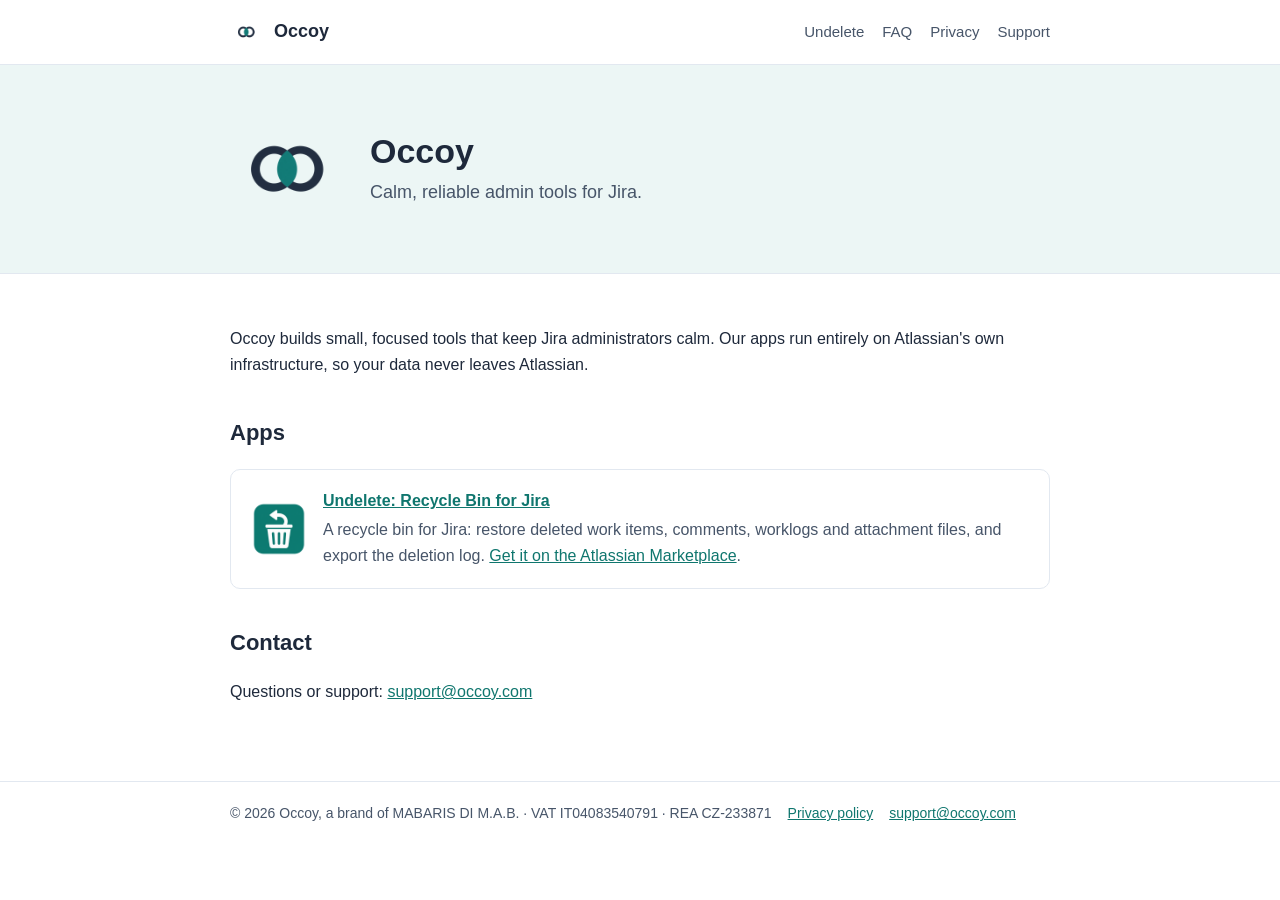
<file: index.html>
<!doctype html>
<html lang="en"><head><meta charset="utf-8"><meta name="viewport" content="width=device-width,initial-scale=1">
<title>Occoy - admin tools for Jira</title><link rel="stylesheet" href="style.css"><link rel="icon" href="logo-occoy-512.png"></head>
<body>
<header><div class="wrap bar"><img src="logo-occoy-512.png" alt=""><b>Occoy</b>
<nav><a href="undelete/">Undelete</a><a href="undelete/faq.html">FAQ</a><a href="undelete/privacy.html">Privacy</a><a href="mailto:support@occoy.com">Support</a></nav></div></header>
<section class="hero"><div class="wrap"><img src="logo-occoy-512.png" alt=""><div><h1>Occoy</h1><p>Calm, reliable admin tools for Jira.</p></div></div></section>
<main><div class="wrap">
<p>Occoy builds small, focused tools that keep Jira administrators calm. Our apps run entirely on Atlassian's own infrastructure, so your data never leaves Atlassian.</p>
<h2>Apps</h2>
<div class="card"><img src="logo-undelete-512.png" alt=""><div><b><a href="undelete/">Undelete: Recycle Bin for Jira</a></b>
<p>A recycle bin for Jira: restore deleted work items, comments, worklogs and attachment files, and export the deletion log. <a href="https://marketplace.atlassian.com/apps/3093750412/undelete-recycle-bin-for-jira">Get it on the Atlassian Marketplace</a>.</p></div></div>
<h2>Contact</h2><p>Questions or support: <a href="mailto:support@occoy.com">support@occoy.com</a></p>
</div></main>
<footer><div class="wrap"><span>&copy; 2026 Occoy, a brand of MABARIS DI M.A.B. &middot; VAT IT04083540791 &middot; REA CZ-233871</span><a href="undelete/privacy.html">Privacy policy</a><a href="mailto:support@occoy.com">support@occoy.com</a></div></footer>
</body></html>
</file>
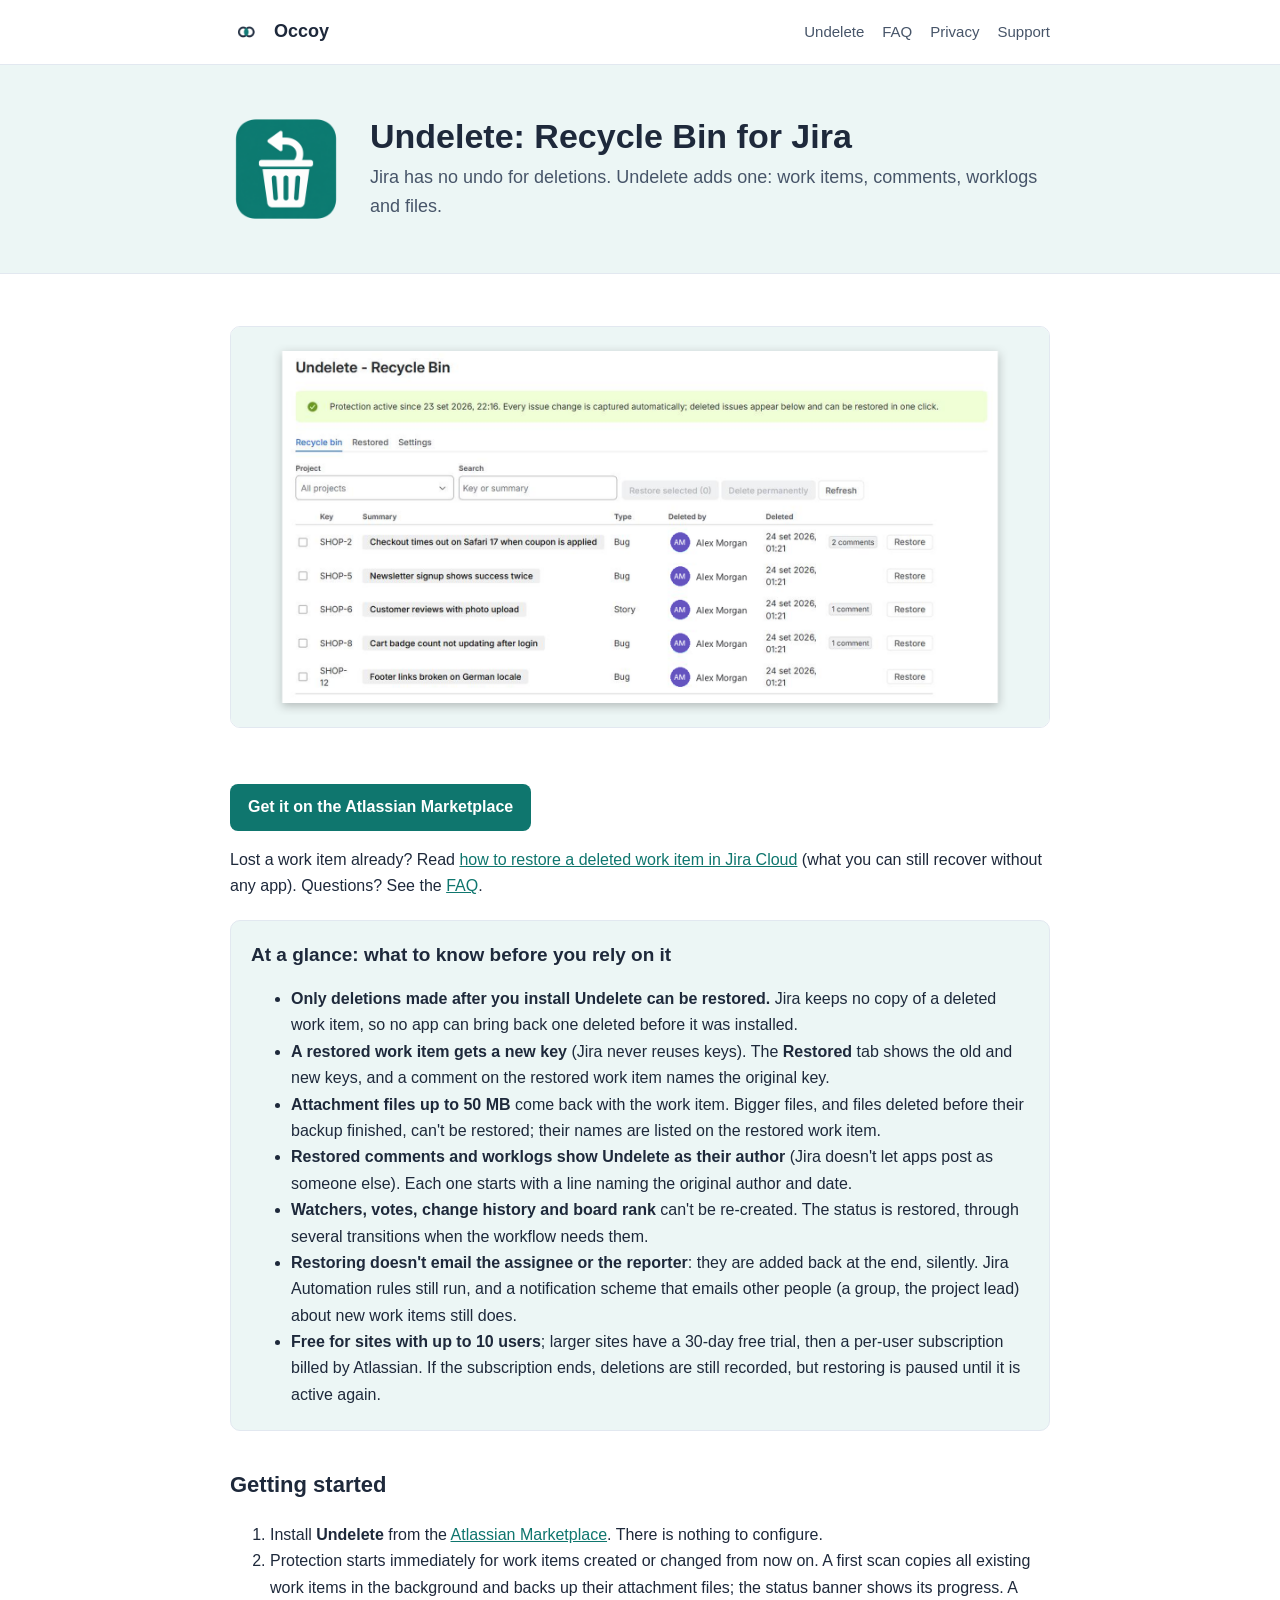
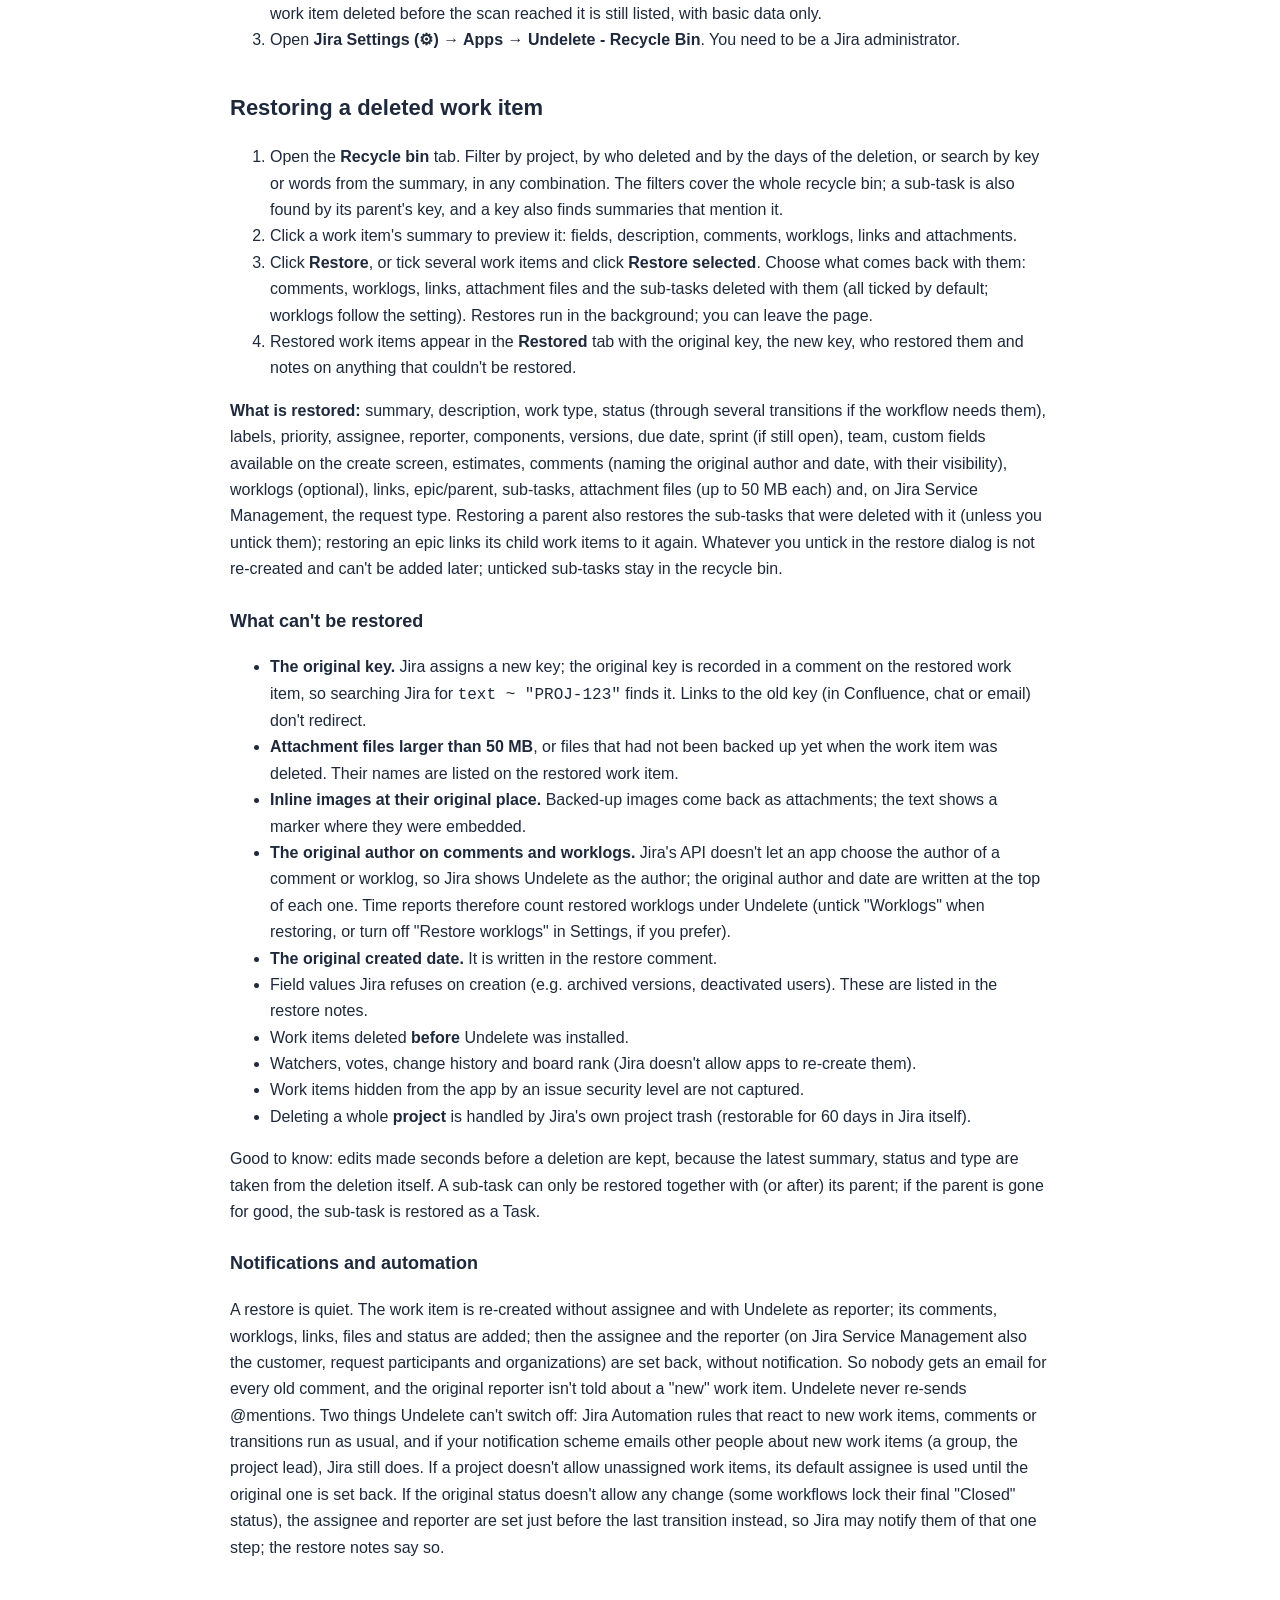
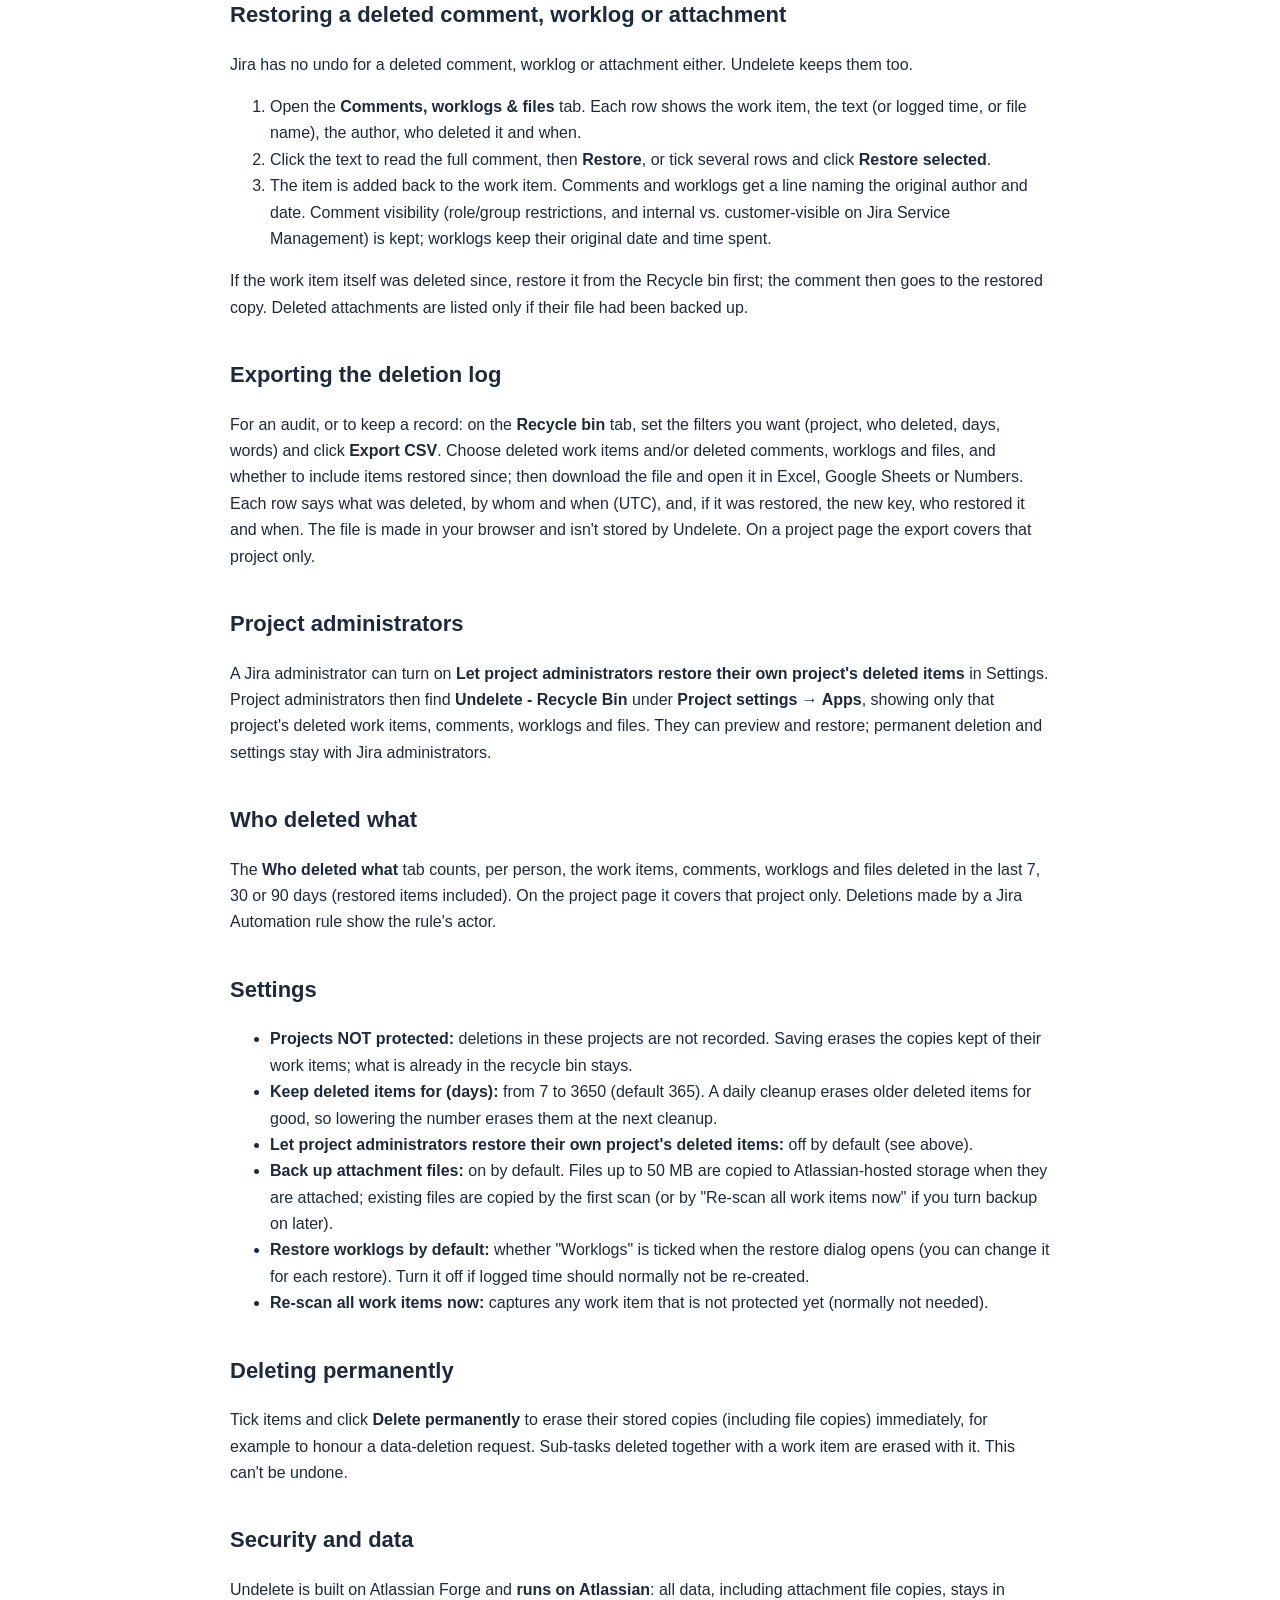
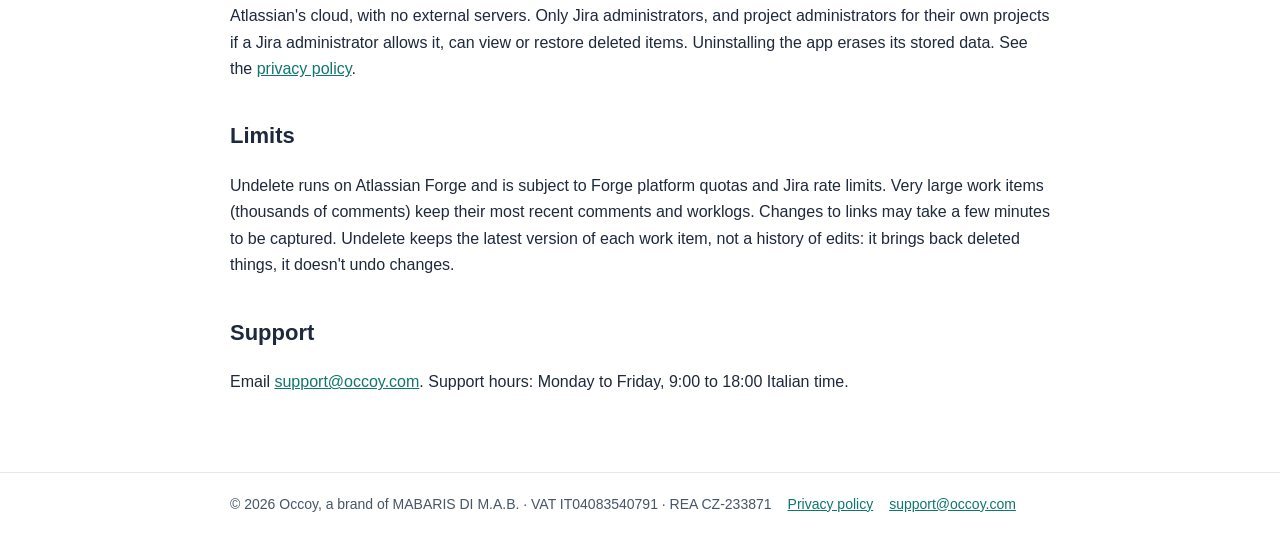
<file: undelete/index.html>
<!doctype html>
<html lang="en"><head><meta charset="utf-8"><meta name="viewport" content="width=device-width,initial-scale=1">
<title>Undelete: Recycle Bin for Jira - Documentation</title><link rel="stylesheet" href="../style.css"><link rel="icon" href="../logo-occoy-512.png"></head>
<body>
<header><div class="wrap bar"><img src="../logo-occoy-512.png" alt=""><b>Occoy</b>
<nav><a href="../undelete/">Undelete</a><a href="../undelete/faq.html">FAQ</a><a href="../undelete/privacy.html">Privacy</a><a href="mailto:support@occoy.com">Support</a></nav></div></header>
<section class="hero"><div class="wrap"><img src="../logo-undelete-512.png" alt=""><div><h1>Undelete: Recycle Bin for Jira</h1><p>Jira has no undo for deletions. Undelete adds one: work items, comments, worklogs and files.</p></div></div></section>
<main><div class="wrap">
<img class="shot" src="screenshot.png" alt="Undelete recycle bin in Jira">
<p><a class="btn" href="https://marketplace.atlassian.com/apps/3093750412/undelete-recycle-bin-for-jira">Get it on the Atlassian Marketplace</a></p>
<p>Lost a work item already? Read <a href="restore-deleted-work-item.html">how to restore a deleted work item in Jira Cloud</a> (what you can still recover without any app). Questions? See the <a href="faq.html">FAQ</a>.</p>
<div class="box"><h2>At a glance: what to know before you rely on it</h2>
<ul><li><b>Only deletions made after you install Undelete can be restored.</b> Jira keeps no copy of a deleted work item, so no app can bring back one deleted before it was installed.</li>
<li><b>A restored work item gets a new key</b> (Jira never reuses keys). The <b>Restored</b> tab shows the old and new keys, and a comment on the restored work item names the original key.</li>
<li><b>Attachment files up to 50 MB</b> come back with the work item. Bigger files, and files deleted before their backup finished, can't be restored; their names are listed on the restored work item.</li>
<li><b>Restored comments and worklogs show Undelete as their author</b> (Jira doesn't let apps post as someone else). Each one starts with a line naming the original author and date.</li>
<li><b>Watchers, votes, change history and board rank</b> can't be re-created. The status is restored, through several transitions when the workflow needs them.</li>
<li><b>Restoring doesn't email the assignee or the reporter</b>: they are added back at the end, silently. Jira Automation rules still run, and a notification scheme that emails other people (a group, the project lead) about new work items still does.</li>
<li><b>Free for sites with up to 10 users</b>; larger sites have a 30-day free trial, then a per-user subscription billed by Atlassian. If the subscription ends, deletions are still recorded, but restoring is paused until it is active again.</li></ul></div>
<h2>Getting started</h2>
<ol><li>Install <b>Undelete</b> from the <a href="https://marketplace.atlassian.com/apps/3093750412/undelete-recycle-bin-for-jira">Atlassian Marketplace</a>. There is nothing to configure.</li>
<li>Protection starts immediately for work items created or changed from now on. A first scan copies all existing work items in the background and backs up their attachment files; the status banner shows its progress. A work item deleted before the scan reached it is still listed, with basic data only.</li>
<li>Open <b>Jira Settings (&#9881;) &rarr; Apps &rarr; Undelete - Recycle Bin</b>. You need to be a Jira administrator.</li></ol>
<h2>Restoring a deleted work item</h2>
<ol><li>Open the <b>Recycle bin</b> tab. Filter by project, by who deleted and by the days of the deletion, or search by key or words from the summary, in any combination. The filters cover the whole recycle bin; a sub-task is also found by its parent's key, and a key also finds summaries that mention it.</li>
<li>Click a work item's summary to preview it: fields, description, comments, worklogs, links and attachments.</li>
<li>Click <b>Restore</b>, or tick several work items and click <b>Restore selected</b>. Choose what comes back with them: comments, worklogs, links, attachment files and the sub-tasks deleted with them (all ticked by default; worklogs follow the setting). Restores run in the background; you can leave the page.</li>
<li>Restored work items appear in the <b>Restored</b> tab with the original key, the new key, who restored them and notes on anything that couldn't be restored.</li></ol>
<p><b>What is restored:</b> summary, description, work type, status (through several transitions if the workflow needs them), labels, priority, assignee, reporter, components, versions, due date, sprint (if still open), team, custom fields available on the create screen, estimates, comments (naming the original author and date, with their visibility), worklogs (optional), links, epic/parent, sub-tasks, attachment files (up to 50 MB each) and, on Jira Service Management, the request type. Restoring a parent also restores the sub-tasks that were deleted with it (unless you untick them); restoring an epic links its child work items to it again. Whatever you untick in the restore dialog is not re-created and can't be added later; unticked sub-tasks stay in the recycle bin.</p>
<h3>What can't be restored</h3>
<ul><li><b>The original key.</b> Jira assigns a new key; the original key is recorded in a comment on the restored work item, so searching Jira for <code>text ~ "PROJ-123"</code> finds it. Links to the old key (in Confluence, chat or email) don't redirect.</li>
<li><b>Attachment files larger than 50 MB</b>, or files that had not been backed up yet when the work item was deleted. Their names are listed on the restored work item.</li>
<li><b>Inline images at their original place.</b> Backed-up images come back as attachments; the text shows a marker where they were embedded.</li>
<li><b>The original author on comments and worklogs.</b> Jira's API doesn't let an app choose the author of a comment or worklog, so Jira shows Undelete as the author; the original author and date are written at the top of each one. Time reports therefore count restored worklogs under Undelete (untick "Worklogs" when restoring, or turn off "Restore worklogs" in Settings, if you prefer).</li>
<li><b>The original created date.</b> It is written in the restore comment.</li>
<li>Field values Jira refuses on creation (e.g. archived versions, deactivated users). These are listed in the restore notes.</li>
<li>Work items deleted <b>before</b> Undelete was installed.</li>
<li>Watchers, votes, change history and board rank (Jira doesn't allow apps to re-create them).</li>
<li>Work items hidden from the app by an issue security level are not captured.</li>
<li>Deleting a whole <b>project</b> is handled by Jira's own project trash (restorable for 60 days in Jira itself).</li></ul>
<p>Good to know: edits made seconds before a deletion are kept, because the latest summary, status and type are taken from the deletion itself. A sub-task can only be restored together with (or after) its parent; if the parent is gone for good, the sub-task is restored as a Task.</p>
<h3>Notifications and automation</h3>
<p>A restore is quiet. The work item is re-created without assignee and with Undelete as reporter; its comments, worklogs, links, files and status are added; then the assignee and the reporter (on Jira Service Management also the customer, request participants and organizations) are set back, without notification. So nobody gets an email for every old comment, and the original reporter isn't told about a "new" work item. Undelete never re-sends @mentions. Two things Undelete can't switch off: Jira Automation rules that react to new work items, comments or transitions run as usual, and if your notification scheme emails other people about new work items (a group, the project lead), Jira still does. If a project doesn't allow unassigned work items, its default assignee is used until the original one is set back. If the original status doesn't allow any change (some workflows lock their final "Closed" status), the assignee and reporter are set just before the last transition instead, so Jira may notify them of that one step; the restore notes say so.</p>
<h2>Restoring a deleted comment, worklog or attachment</h2>
<p>Jira has no undo for a deleted comment, worklog or attachment either. Undelete keeps them too.</p>
<ol><li>Open the <b>Comments, worklogs &amp; files</b> tab. Each row shows the work item, the text (or logged time, or file name), the author, who deleted it and when.</li>
<li>Click the text to read the full comment, then <b>Restore</b>, or tick several rows and click <b>Restore selected</b>.</li>
<li>The item is added back to the work item. Comments and worklogs get a line naming the original author and date. Comment visibility (role/group restrictions, and internal vs. customer-visible on Jira Service Management) is kept; worklogs keep their original date and time spent.</li></ol>
<p>If the work item itself was deleted since, restore it from the Recycle bin first; the comment then goes to the restored copy. Deleted attachments are listed only if their file had been backed up.</p>
<h2>Exporting the deletion log</h2>
<p>For an audit, or to keep a record: on the <b>Recycle bin</b> tab, set the filters you want (project, who deleted, days, words) and click <b>Export CSV</b>. Choose deleted work items and/or deleted comments, worklogs and files, and whether to include items restored since; then download the file and open it in Excel, Google Sheets or Numbers. Each row says what was deleted, by whom and when (UTC), and, if it was restored, the new key, who restored it and when. The file is made in your browser and isn't stored by Undelete. On a project page the export covers that project only.</p>
<h2>Project administrators</h2>
<p>A Jira administrator can turn on <b>Let project administrators restore their own project's deleted items</b> in Settings. Project administrators then find <b>Undelete - Recycle Bin</b> under <b>Project settings &rarr; Apps</b>, showing only that project's deleted work items, comments, worklogs and files. They can preview and restore; permanent deletion and settings stay with Jira administrators.</p>
<h2>Who deleted what</h2>
<p>The <b>Who deleted what</b> tab counts, per person, the work items, comments, worklogs and files deleted in the last 7, 30 or 90 days (restored items included). On the project page it covers that project only. Deletions made by a Jira Automation rule show the rule's actor.</p>
<h2>Settings</h2>
<ul><li><b>Projects NOT protected:</b> deletions in these projects are not recorded. Saving erases the copies kept of their work items; what is already in the recycle bin stays.</li>
<li><b>Keep deleted items for (days):</b> from 7 to 3650 (default 365). A daily cleanup erases older deleted items for good, so lowering the number erases them at the next cleanup.</li>
<li><b>Let project administrators restore their own project's deleted items:</b> off by default (see above).</li>
<li><b>Back up attachment files:</b> on by default. Files up to 50 MB are copied to Atlassian-hosted storage when they are attached; existing files are copied by the first scan (or by "Re-scan all work items now" if you turn backup on later).</li>
<li><b>Restore worklogs by default:</b> whether "Worklogs" is ticked when the restore dialog opens (you can change it for each restore). Turn it off if logged time should normally not be re-created.</li>
<li><b>Re-scan all work items now:</b> captures any work item that is not protected yet (normally not needed).</li></ul>
<h2>Deleting permanently</h2>
<p>Tick items and click <b>Delete permanently</b> to erase their stored copies (including file copies) immediately, for example to honour a data-deletion request. Sub-tasks deleted together with a work item are erased with it. This can't be undone.</p>
<h2>Security and data</h2>
<p>Undelete is built on Atlassian Forge and <b>runs on Atlassian</b>: all data, including attachment file copies, stays in Atlassian's cloud, with no external servers. Only Jira administrators, and project administrators for their own projects if a Jira administrator allows it, can view or restore deleted items. Uninstalling the app erases its stored data. See the <a href="privacy.html">privacy policy</a>.</p>
<h2>Limits</h2>
<p>Undelete runs on Atlassian Forge and is subject to Forge platform quotas and Jira rate limits. Very large work items (thousands of comments) keep their most recent comments and worklogs. Changes to links may take a few minutes to be captured. Undelete keeps the latest version of each work item, not a history of edits: it brings back deleted things, it doesn't undo changes.</p>
<h2>Support</h2>
<p>Email <a href="mailto:support@occoy.com">support@occoy.com</a>. Support hours: Monday to Friday, 9:00 to 18:00 Italian time.</p>
</div></main>
<footer><div class="wrap"><span>&copy; 2026 Occoy, a brand of MABARIS DI M.A.B. &middot; VAT IT04083540791 &middot; REA CZ-233871</span><a href="../undelete/privacy.html">Privacy policy</a><a href="mailto:support@occoy.com">support@occoy.com</a></div></footer>
</body></html>
</file>
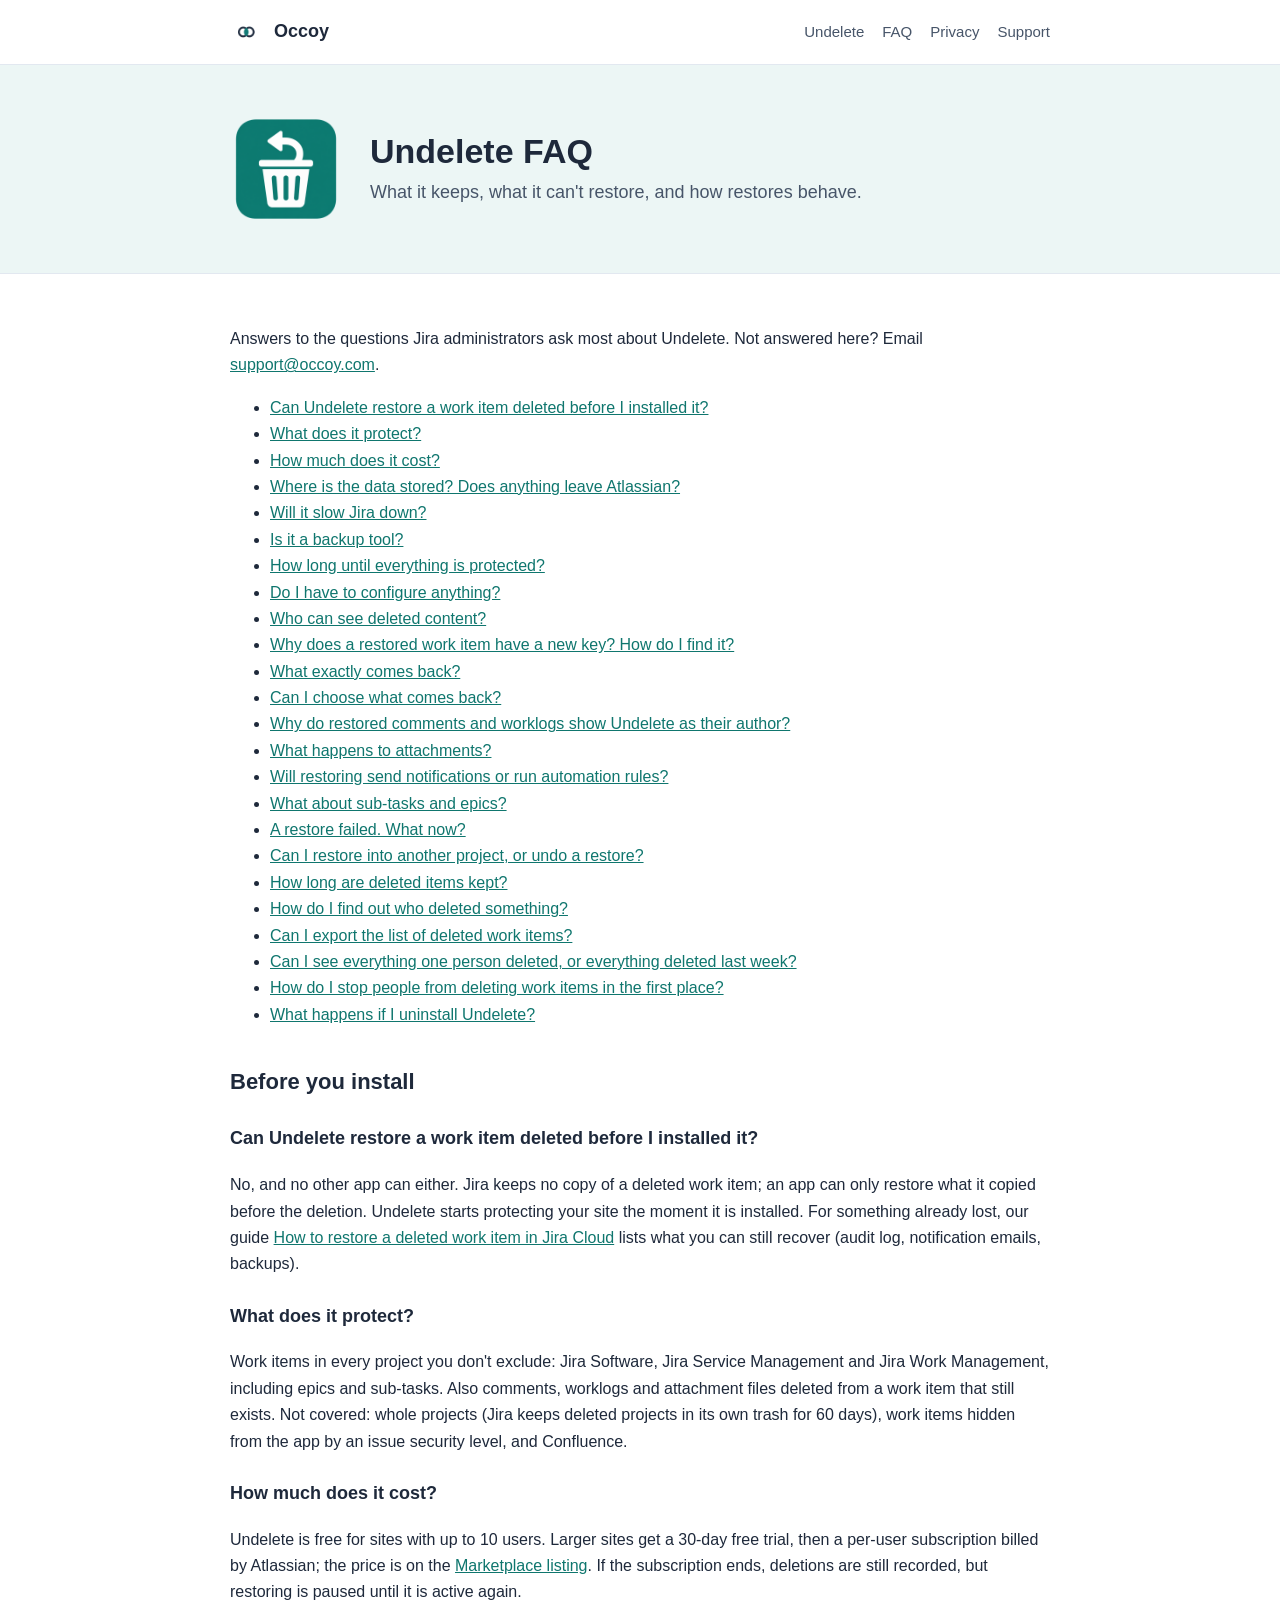
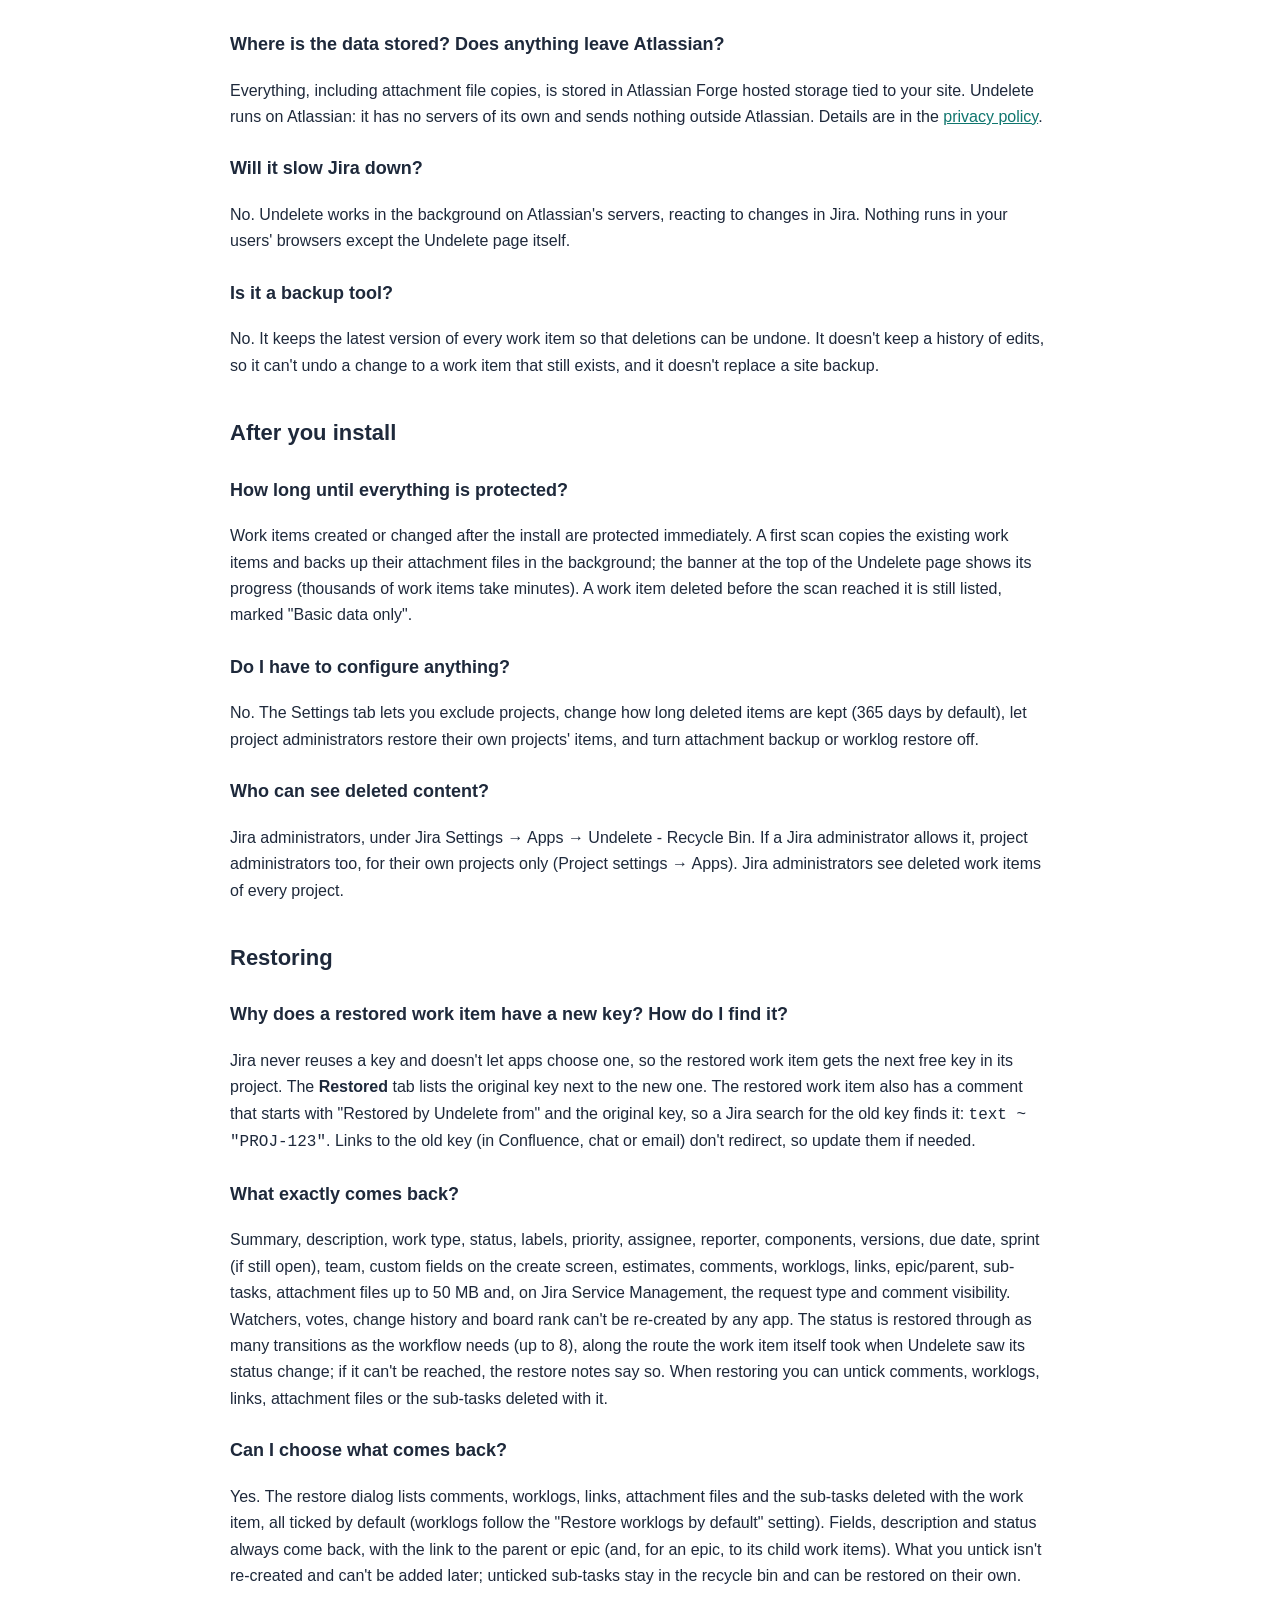
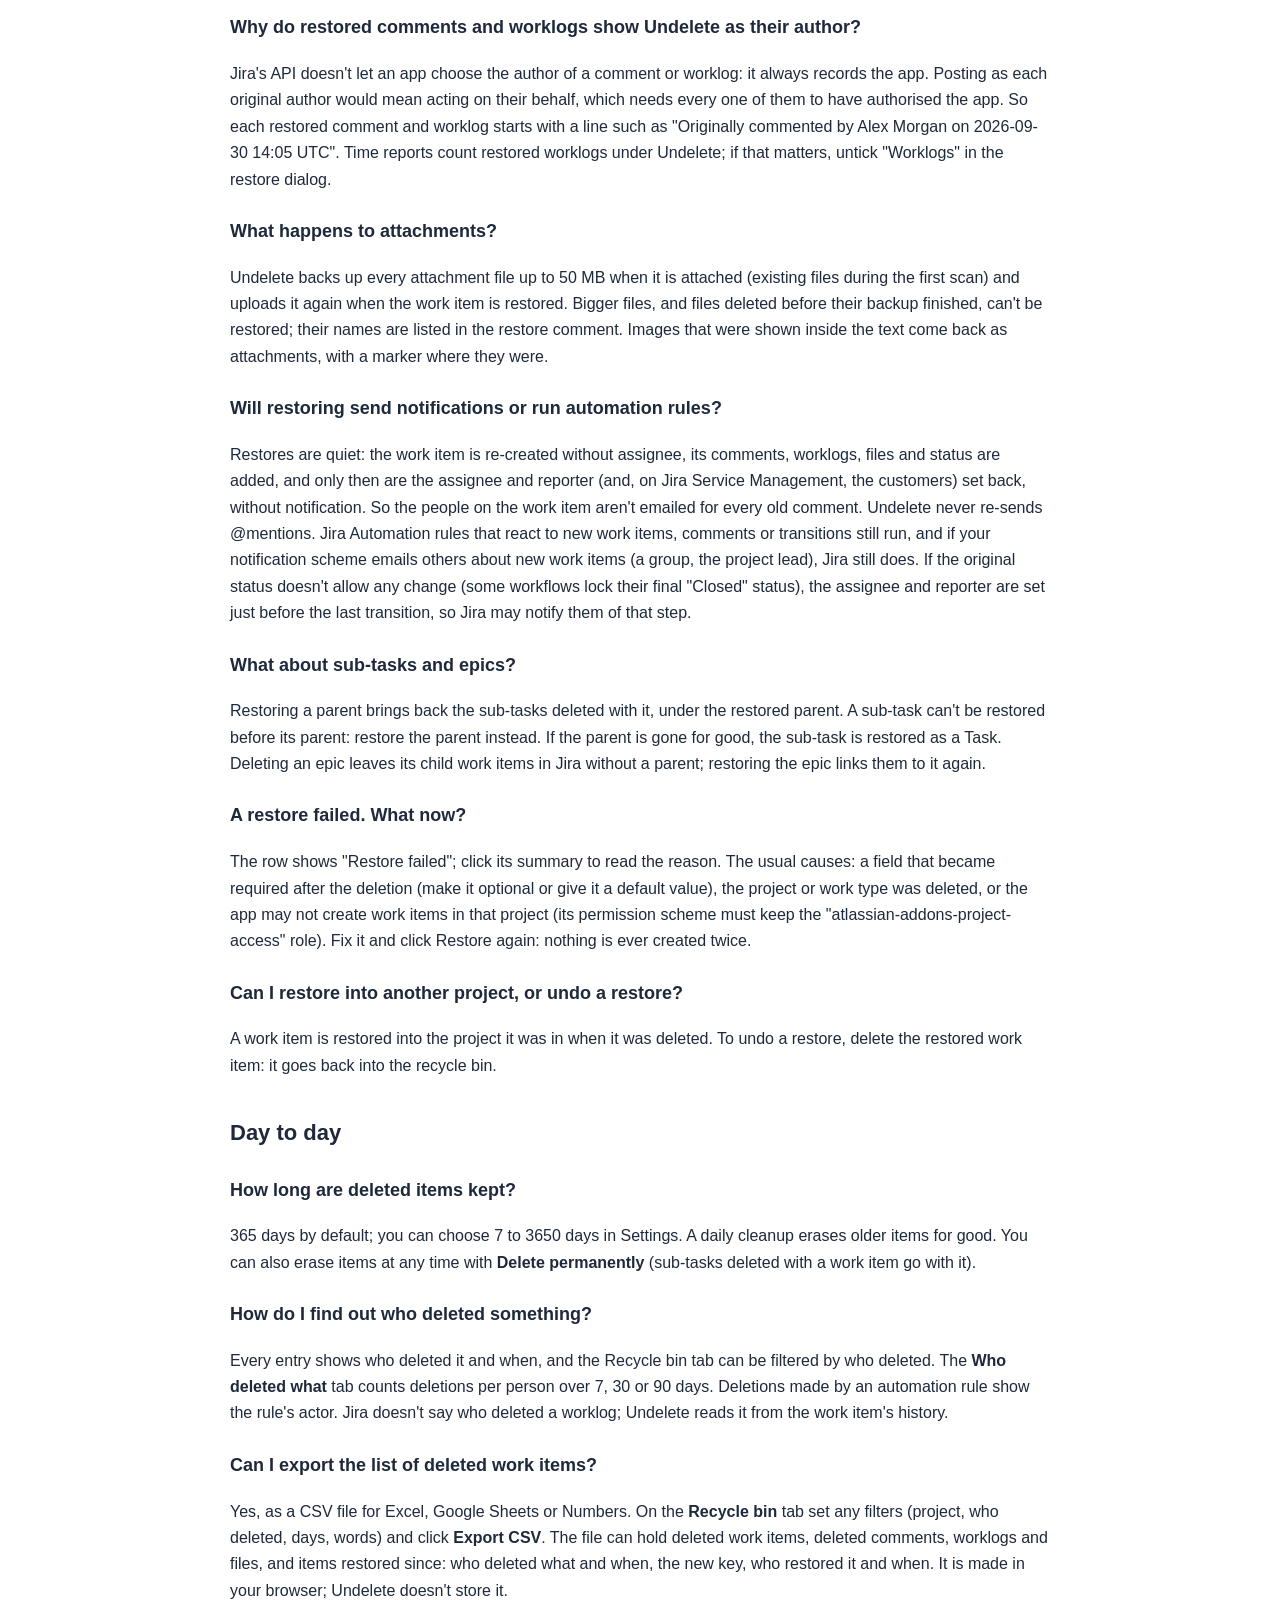
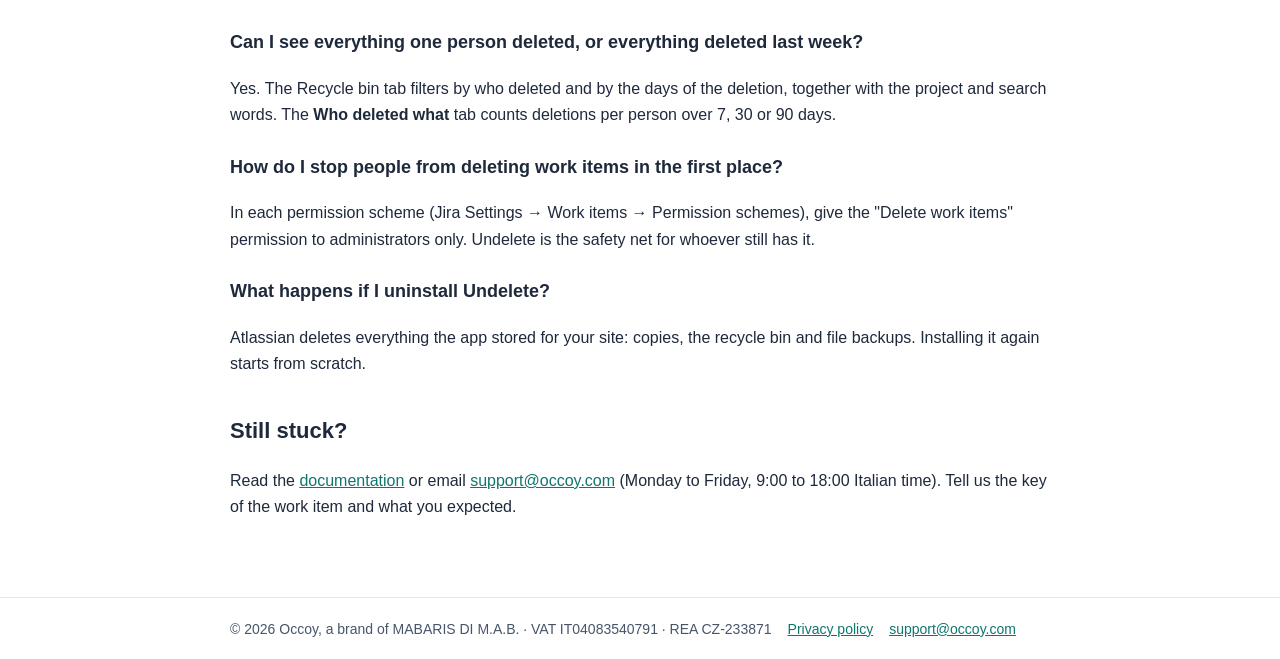
<file: undelete/faq.html>
<!doctype html>
<html lang="en"><head><meta charset="utf-8"><meta name="viewport" content="width=device-width,initial-scale=1">
<title>Undelete: Recycle Bin for Jira - FAQ</title><meta name="description" content="Undelete for Jira Cloud FAQ: deletions before install, new keys after a restore, attachments, comment authors, notifications, pricing and retention."><link rel="stylesheet" href="../style.css"><link rel="icon" href="../logo-occoy-512.png"></head>
<body>
<header><div class="wrap bar"><img src="../logo-occoy-512.png" alt=""><b>Occoy</b>
<nav><a href="../undelete/">Undelete</a><a href="../undelete/faq.html">FAQ</a><a href="../undelete/privacy.html">Privacy</a><a href="mailto:support@occoy.com">Support</a></nav></div></header>
<section class="hero"><div class="wrap"><img src="../logo-undelete-512.png" alt=""><div><h1>Undelete FAQ</h1><p>What it keeps, what it can't restore, and how restores behave.</p></div></div></section>
<main><div class="wrap">
<p>Answers to the questions Jira administrators ask most about Undelete. Not answered here? Email <a href="mailto:support@occoy.com">support@occoy.com</a>.</p>
<ul><li><a href="#before">Can Undelete restore a work item deleted before I installed it?</a></li><li><a href="#what">What does it protect?</a></li><li><a href="#price">How much does it cost?</a></li><li><a href="#data">Where is the data stored? Does anything leave Atlassian?</a></li><li><a href="#speed">Will it slow Jira down?</a></li><li><a href="#backup">Is it a backup tool?</a></li><li><a href="#start">How long until everything is protected?</a></li><li><a href="#setup">Do I have to configure anything?</a></li><li><a href="#who">Who can see deleted content?</a></li><li><a href="#key">Why does a restored work item have a new key? How do I find it?</a></li><li><a href="#what-back">What exactly comes back?</a></li><li><a href="#choose">Can I choose what comes back?</a></li><li><a href="#author">Why do restored comments and worklogs show Undelete as their author?</a></li><li><a href="#files">What happens to attachments?</a></li><li><a href="#notify">Will restoring send notifications or run automation rules?</a></li><li><a href="#subtasks">What about sub-tasks and epics?</a></li><li><a href="#failed">A restore failed. What now?</a></li><li><a href="#where">Can I restore into another project, or undo a restore?</a></li><li><a href="#keep">How long are deleted items kept?</a></li><li><a href="#whodel">How do I find out who deleted something?</a></li><li><a href="#export">Can I export the list of deleted work items?</a></li><li><a href="#filter">Can I see everything one person deleted, or everything deleted last week?</a></li><li><a href="#prevent">How do I stop people from deleting work items in the first place?</a></li><li><a href="#uninstall">What happens if I uninstall Undelete?</a></li></ul>
<h2>Before you install</h2><h3 id="before">Can Undelete restore a work item deleted before I installed it?</h3><p>No, and no other app can either. Jira keeps no copy of a deleted work item; an app can only restore what it copied before the deletion. Undelete starts protecting your site the moment it is installed. For something already lost, our guide <a href="restore-deleted-work-item.html">How to restore a deleted work item in Jira Cloud</a> lists what you can still recover (audit log, notification emails, backups).</p><h3 id="what">What does it protect?</h3><p>Work items in every project you don't exclude: Jira Software, Jira Service Management and Jira Work Management, including epics and sub-tasks. Also comments, worklogs and attachment files deleted from a work item that still exists. Not covered: whole projects (Jira keeps deleted projects in its own trash for 60 days), work items hidden from the app by an issue security level, and Confluence.</p><h3 id="price">How much does it cost?</h3><p>Undelete is free for sites with up to 10 users. Larger sites get a 30-day free trial, then a per-user subscription billed by Atlassian; the price is on the <a href="https://marketplace.atlassian.com/apps/3093750412/undelete-recycle-bin-for-jira">Marketplace listing</a>. If the subscription ends, deletions are still recorded, but restoring is paused until it is active again.</p><h3 id="data">Where is the data stored? Does anything leave Atlassian?</h3><p>Everything, including attachment file copies, is stored in Atlassian Forge hosted storage tied to your site. Undelete runs on Atlassian: it has no servers of its own and sends nothing outside Atlassian. Details are in the <a href="privacy.html">privacy policy</a>.</p><h3 id="speed">Will it slow Jira down?</h3><p>No. Undelete works in the background on Atlassian's servers, reacting to changes in Jira. Nothing runs in your users' browsers except the Undelete page itself.</p><h3 id="backup">Is it a backup tool?</h3><p>No. It keeps the latest version of every work item so that deletions can be undone. It doesn't keep a history of edits, so it can't undo a change to a work item that still exists, and it doesn't replace a site backup.</p><h2>After you install</h2><h3 id="start">How long until everything is protected?</h3><p>Work items created or changed after the install are protected immediately. A first scan copies the existing work items and backs up their attachment files in the background; the banner at the top of the Undelete page shows its progress (thousands of work items take minutes). A work item deleted before the scan reached it is still listed, marked "Basic data only".</p><h3 id="setup">Do I have to configure anything?</h3><p>No. The Settings tab lets you exclude projects, change how long deleted items are kept (365 days by default), let project administrators restore their own projects' items, and turn attachment backup or worklog restore off.</p><h3 id="who">Who can see deleted content?</h3><p>Jira administrators, under Jira Settings &rarr; Apps &rarr; Undelete - Recycle Bin. If a Jira administrator allows it, project administrators too, for their own projects only (Project settings &rarr; Apps). Jira administrators see deleted work items of every project.</p><h2>Restoring</h2><h3 id="key">Why does a restored work item have a new key? How do I find it?</h3><p>Jira never reuses a key and doesn't let apps choose one, so the restored work item gets the next free key in its project. The <b>Restored</b> tab lists the original key next to the new one. The restored work item also has a comment that starts with "Restored by Undelete from" and the original key, so a Jira search for the old key finds it: <code>text ~ "PROJ-123"</code>. Links to the old key (in Confluence, chat or email) don't redirect, so update them if needed.</p><h3 id="what-back">What exactly comes back?</h3><p>Summary, description, work type, status, labels, priority, assignee, reporter, components, versions, due date, sprint (if still open), team, custom fields on the create screen, estimates, comments, worklogs, links, epic/parent, sub-tasks, attachment files up to 50 MB and, on Jira Service Management, the request type and comment visibility. Watchers, votes, change history and board rank can't be re-created by any app. The status is restored through as many transitions as the workflow needs (up to 8), along the route the work item itself took when Undelete saw its status change; if it can't be reached, the restore notes say so. When restoring you can untick comments, worklogs, links, attachment files or the sub-tasks deleted with it.</p><h3 id="choose">Can I choose what comes back?</h3><p>Yes. The restore dialog lists comments, worklogs, links, attachment files and the sub-tasks deleted with the work item, all ticked by default (worklogs follow the "Restore worklogs by default" setting). Fields, description and status always come back, with the link to the parent or epic (and, for an epic, to its child work items). What you untick isn't re-created and can't be added later; unticked sub-tasks stay in the recycle bin and can be restored on their own.</p><h3 id="author">Why do restored comments and worklogs show Undelete as their author?</h3><p>Jira's API doesn't let an app choose the author of a comment or worklog: it always records the app. Posting as each original author would mean acting on their behalf, which needs every one of them to have authorised the app. So each restored comment and worklog starts with a line such as "Originally commented by Alex Morgan on 2026-09-30 14:05 UTC". Time reports count restored worklogs under Undelete; if that matters, untick "Worklogs" in the restore dialog.</p><h3 id="files">What happens to attachments?</h3><p>Undelete backs up every attachment file up to 50 MB when it is attached (existing files during the first scan) and uploads it again when the work item is restored. Bigger files, and files deleted before their backup finished, can't be restored; their names are listed in the restore comment. Images that were shown inside the text come back as attachments, with a marker where they were.</p><h3 id="notify">Will restoring send notifications or run automation rules?</h3><p>Restores are quiet: the work item is re-created without assignee, its comments, worklogs, files and status are added, and only then are the assignee and reporter (and, on Jira Service Management, the customers) set back, without notification. So the people on the work item aren't emailed for every old comment. Undelete never re-sends @mentions. Jira Automation rules that react to new work items, comments or transitions still run, and if your notification scheme emails others about new work items (a group, the project lead), Jira still does. If the original status doesn't allow any change (some workflows lock their final "Closed" status), the assignee and reporter are set just before the last transition, so Jira may notify them of that step.</p><h3 id="subtasks">What about sub-tasks and epics?</h3><p>Restoring a parent brings back the sub-tasks deleted with it, under the restored parent. A sub-task can't be restored before its parent: restore the parent instead. If the parent is gone for good, the sub-task is restored as a Task. Deleting an epic leaves its child work items in Jira without a parent; restoring the epic links them to it again.</p><h3 id="failed">A restore failed. What now?</h3><p>The row shows "Restore failed"; click its summary to read the reason. The usual causes: a field that became required after the deletion (make it optional or give it a default value), the project or work type was deleted, or the app may not create work items in that project (its permission scheme must keep the "atlassian-addons-project-access" role). Fix it and click Restore again: nothing is ever created twice.</p><h3 id="where">Can I restore into another project, or undo a restore?</h3><p>A work item is restored into the project it was in when it was deleted. To undo a restore, delete the restored work item: it goes back into the recycle bin.</p><h2>Day to day</h2><h3 id="keep">How long are deleted items kept?</h3><p>365 days by default; you can choose 7 to 3650 days in Settings. A daily cleanup erases older items for good. You can also erase items at any time with <b>Delete permanently</b> (sub-tasks deleted with a work item go with it).</p><h3 id="whodel">How do I find out who deleted something?</h3><p>Every entry shows who deleted it and when, and the Recycle bin tab can be filtered by who deleted. The <b>Who deleted what</b> tab counts deletions per person over 7, 30 or 90 days. Deletions made by an automation rule show the rule's actor. Jira doesn't say who deleted a worklog; Undelete reads it from the work item's history.</p><h3 id="export">Can I export the list of deleted work items?</h3><p>Yes, as a CSV file for Excel, Google Sheets or Numbers. On the <b>Recycle bin</b> tab set any filters (project, who deleted, days, words) and click <b>Export CSV</b>. The file can hold deleted work items, deleted comments, worklogs and files, and items restored since: who deleted what and when, the new key, who restored it and when. It is made in your browser; Undelete doesn't store it.</p><h3 id="filter">Can I see everything one person deleted, or everything deleted last week?</h3><p>Yes. The Recycle bin tab filters by who deleted and by the days of the deletion, together with the project and search words. The <b>Who deleted what</b> tab counts deletions per person over 7, 30 or 90 days.</p><h3 id="prevent">How do I stop people from deleting work items in the first place?</h3><p>In each permission scheme (Jira Settings &rarr; Work items &rarr; Permission schemes), give the "Delete work items" permission to administrators only. Undelete is the safety net for whoever still has it.</p><h3 id="uninstall">What happens if I uninstall Undelete?</h3><p>Atlassian deletes everything the app stored for your site: copies, the recycle bin and file backups. Installing it again starts from scratch.</p>
<h2>Still stuck?</h2>
<p>Read the <a href="./">documentation</a> or email <a href="mailto:support@occoy.com">support@occoy.com</a> (Monday to Friday, 9:00 to 18:00 Italian time). Tell us the key of the work item and what you expected.</p>
</div></main>
<footer><div class="wrap"><span>&copy; 2026 Occoy, a brand of MABARIS DI M.A.B. &middot; VAT IT04083540791 &middot; REA CZ-233871</span><a href="../undelete/privacy.html">Privacy policy</a><a href="mailto:support@occoy.com">support@occoy.com</a></div></footer>
</body></html>
</file>
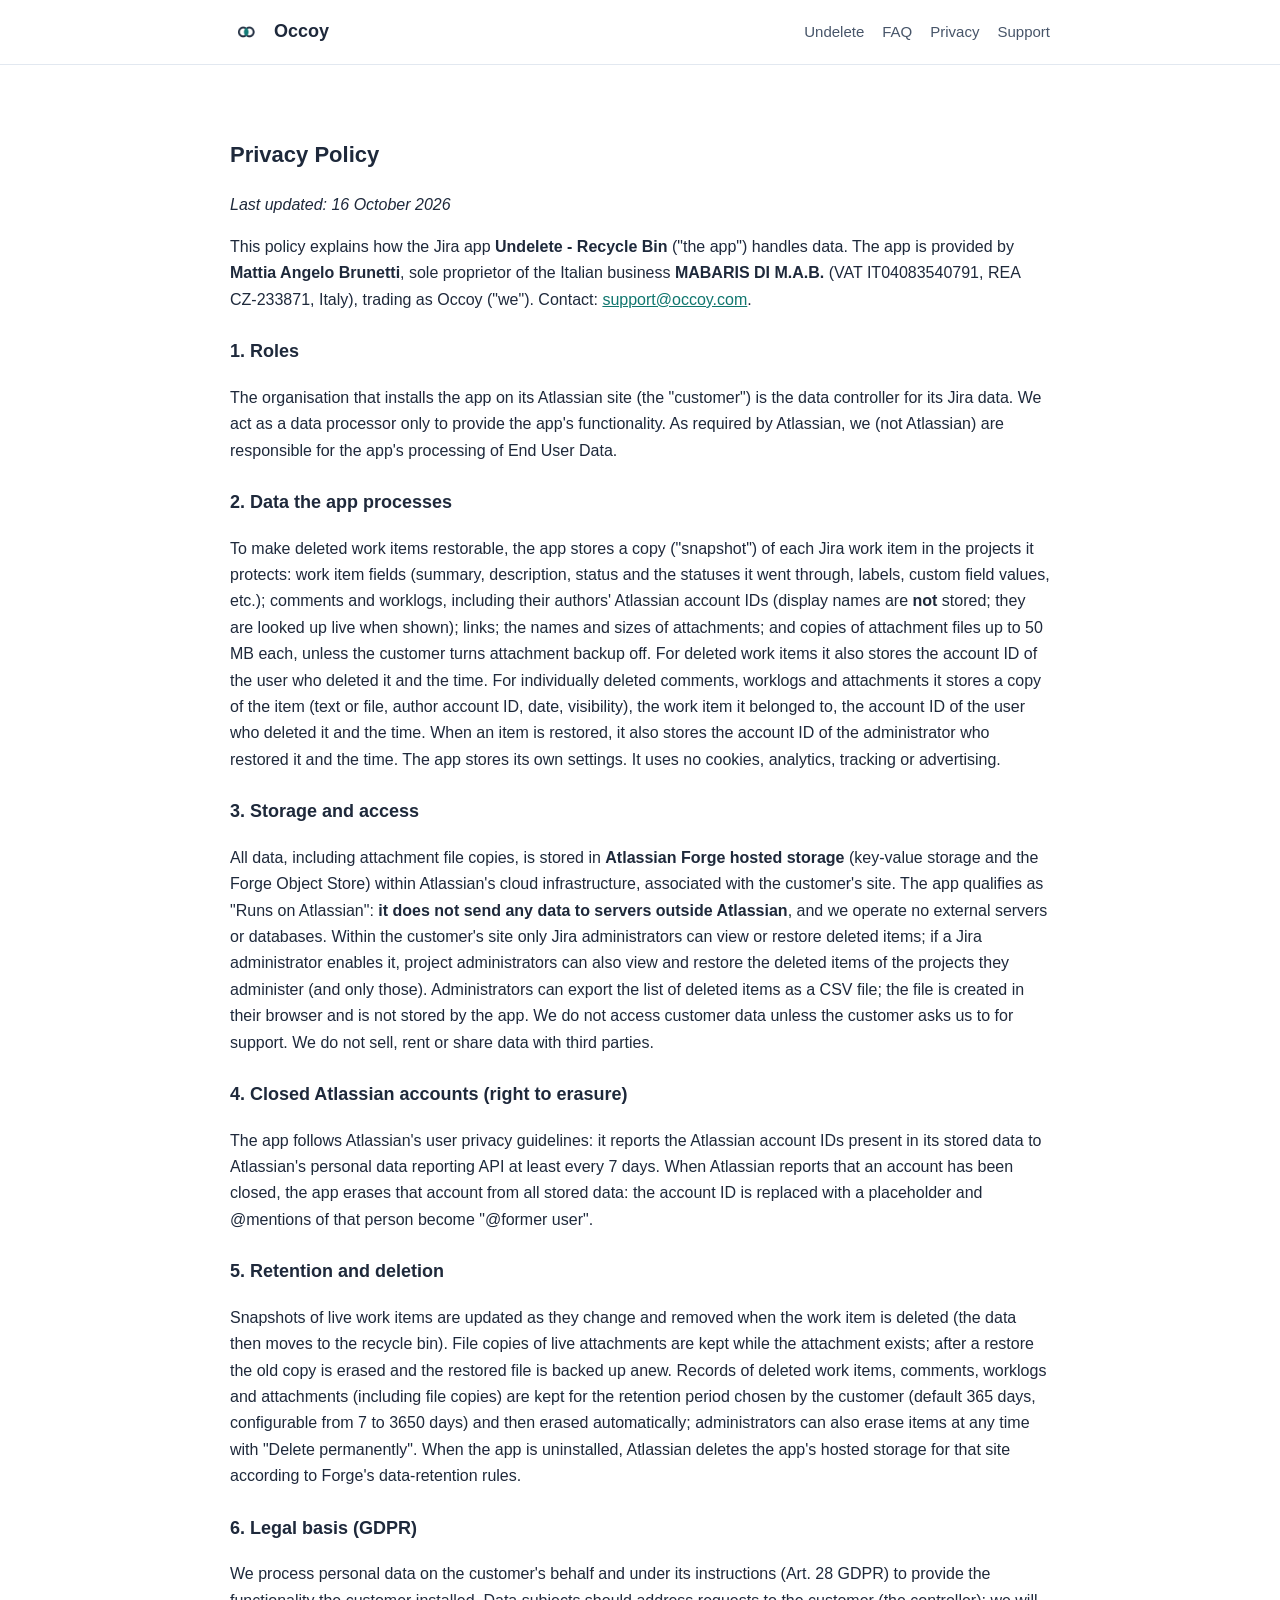
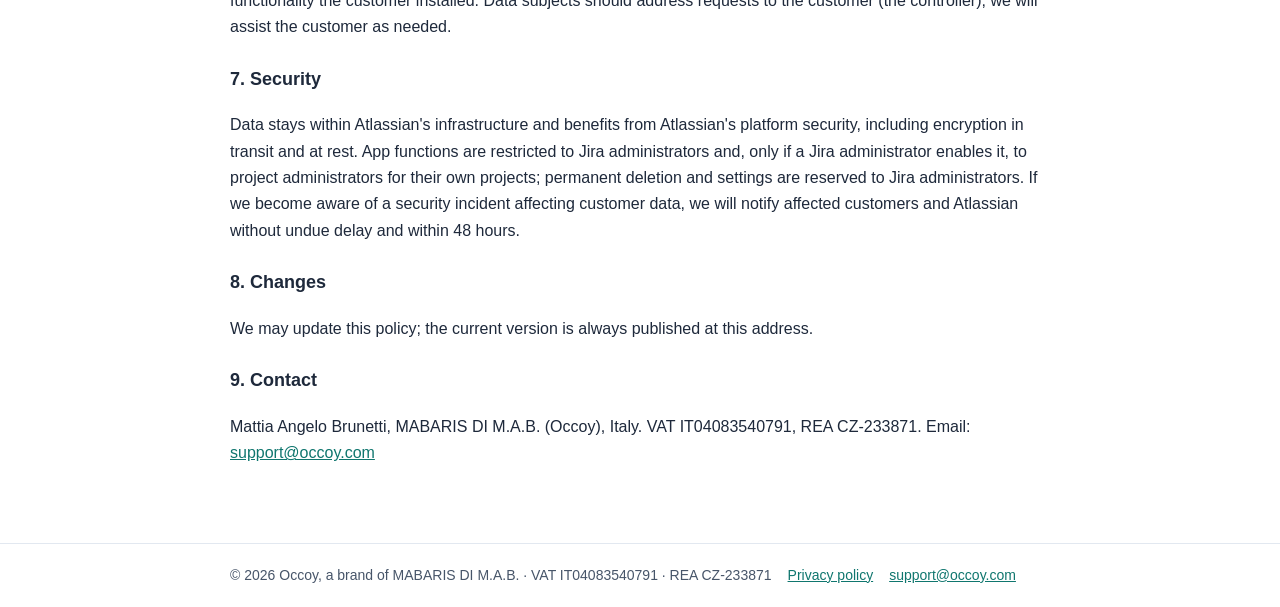
<file: undelete/privacy.html>
<!doctype html>
<html lang="en"><head><meta charset="utf-8"><meta name="viewport" content="width=device-width,initial-scale=1">
<title>Undelete - Privacy Policy</title><link rel="stylesheet" href="../style.css"><link rel="icon" href="../logo-occoy-512.png"></head>
<body>
<header><div class="wrap bar"><img src="../logo-occoy-512.png" alt=""><b>Occoy</b>
<nav><a href="../undelete/">Undelete</a><a href="../undelete/faq.html">FAQ</a><a href="../undelete/privacy.html">Privacy</a><a href="mailto:support@occoy.com">Support</a></nav></div></header>

<main><div class="wrap">
<h2>Privacy Policy</h2><p><i>Last updated: 16 October 2026</i></p>
<p>This policy explains how the Jira app <b>Undelete - Recycle Bin</b> ("the app") handles data. The app is provided by <b>Mattia Angelo Brunetti</b>, sole proprietor of the Italian business <b>MABARIS DI M.A.B.</b> (VAT IT04083540791, REA CZ-233871, Italy), trading as Occoy ("we"). Contact: <a href="mailto:support@occoy.com">support@occoy.com</a>.</p>
<h3>1. Roles</h3><p>The organisation that installs the app on its Atlassian site (the "customer") is the data controller for its Jira data. We act as a data processor only to provide the app's functionality. As required by Atlassian, we (not Atlassian) are responsible for the app's processing of End User Data.</p>
<h3>2. Data the app processes</h3><p>To make deleted work items restorable, the app stores a copy ("snapshot") of each Jira work item in the projects it protects: work item fields (summary, description, status and the statuses it went through, labels, custom field values, etc.); comments and worklogs, including their authors' Atlassian account IDs (display names are <b>not</b> stored; they are looked up live when shown); links; the names and sizes of attachments; and copies of attachment files up to 50 MB each, unless the customer turns attachment backup off. For deleted work items it also stores the account ID of the user who deleted it and the time. For individually deleted comments, worklogs and attachments it stores a copy of the item (text or file, author account ID, date, visibility), the work item it belonged to, the account ID of the user who deleted it and the time. When an item is restored, it also stores the account ID of the administrator who restored it and the time. The app stores its own settings. It uses no cookies, analytics, tracking or advertising.</p>
<h3>3. Storage and access</h3><p>All data, including attachment file copies, is stored in <b>Atlassian Forge hosted storage</b> (key-value storage and the Forge Object Store) within Atlassian's cloud infrastructure, associated with the customer's site. The app qualifies as "Runs on Atlassian": <b>it does not send any data to servers outside Atlassian</b>, and we operate no external servers or databases. Within the customer's site only Jira administrators can view or restore deleted items; if a Jira administrator enables it, project administrators can also view and restore the deleted items of the projects they administer (and only those). Administrators can export the list of deleted items as a CSV file; the file is created in their browser and is not stored by the app. We do not access customer data unless the customer asks us to for support. We do not sell, rent or share data with third parties.</p>
<h3>4. Closed Atlassian accounts (right to erasure)</h3><p>The app follows Atlassian's user privacy guidelines: it reports the Atlassian account IDs present in its stored data to Atlassian's personal data reporting API at least every 7 days. When Atlassian reports that an account has been closed, the app erases that account from all stored data: the account ID is replaced with a placeholder and @mentions of that person become "@former user".</p>
<h3>5. Retention and deletion</h3><p>Snapshots of live work items are updated as they change and removed when the work item is deleted (the data then moves to the recycle bin). File copies of live attachments are kept while the attachment exists; after a restore the old copy is erased and the restored file is backed up anew. Records of deleted work items, comments, worklogs and attachments (including file copies) are kept for the retention period chosen by the customer (default 365 days, configurable from 7 to 3650 days) and then erased automatically; administrators can also erase items at any time with "Delete permanently". When the app is uninstalled, Atlassian deletes the app's hosted storage for that site according to Forge's data-retention rules.</p>
<h3>6. Legal basis (GDPR)</h3><p>We process personal data on the customer's behalf and under its instructions (Art. 28 GDPR) to provide the functionality the customer installed. Data subjects should address requests to the customer (the controller); we will assist the customer as needed.</p>
<h3>7. Security</h3><p>Data stays within Atlassian's infrastructure and benefits from Atlassian's platform security, including encryption in transit and at rest. App functions are restricted to Jira administrators and, only if a Jira administrator enables it, to project administrators for their own projects; permanent deletion and settings are reserved to Jira administrators. If we become aware of a security incident affecting customer data, we will notify affected customers and Atlassian without undue delay and within 48 hours.</p>
<h3>8. Changes</h3><p>We may update this policy; the current version is always published at this address.</p>
<h3>9. Contact</h3><p>Mattia Angelo Brunetti, MABARIS DI M.A.B. (Occoy), Italy. VAT IT04083540791, REA CZ-233871. Email: <a href="mailto:support@occoy.com">support@occoy.com</a></p>
</div></main>
<footer><div class="wrap"><span>&copy; 2026 Occoy, a brand of MABARIS DI M.A.B. &middot; VAT IT04083540791 &middot; REA CZ-233871</span><a href="../undelete/privacy.html">Privacy policy</a><a href="mailto:support@occoy.com">support@occoy.com</a></div></footer>
</body></html>
</file>
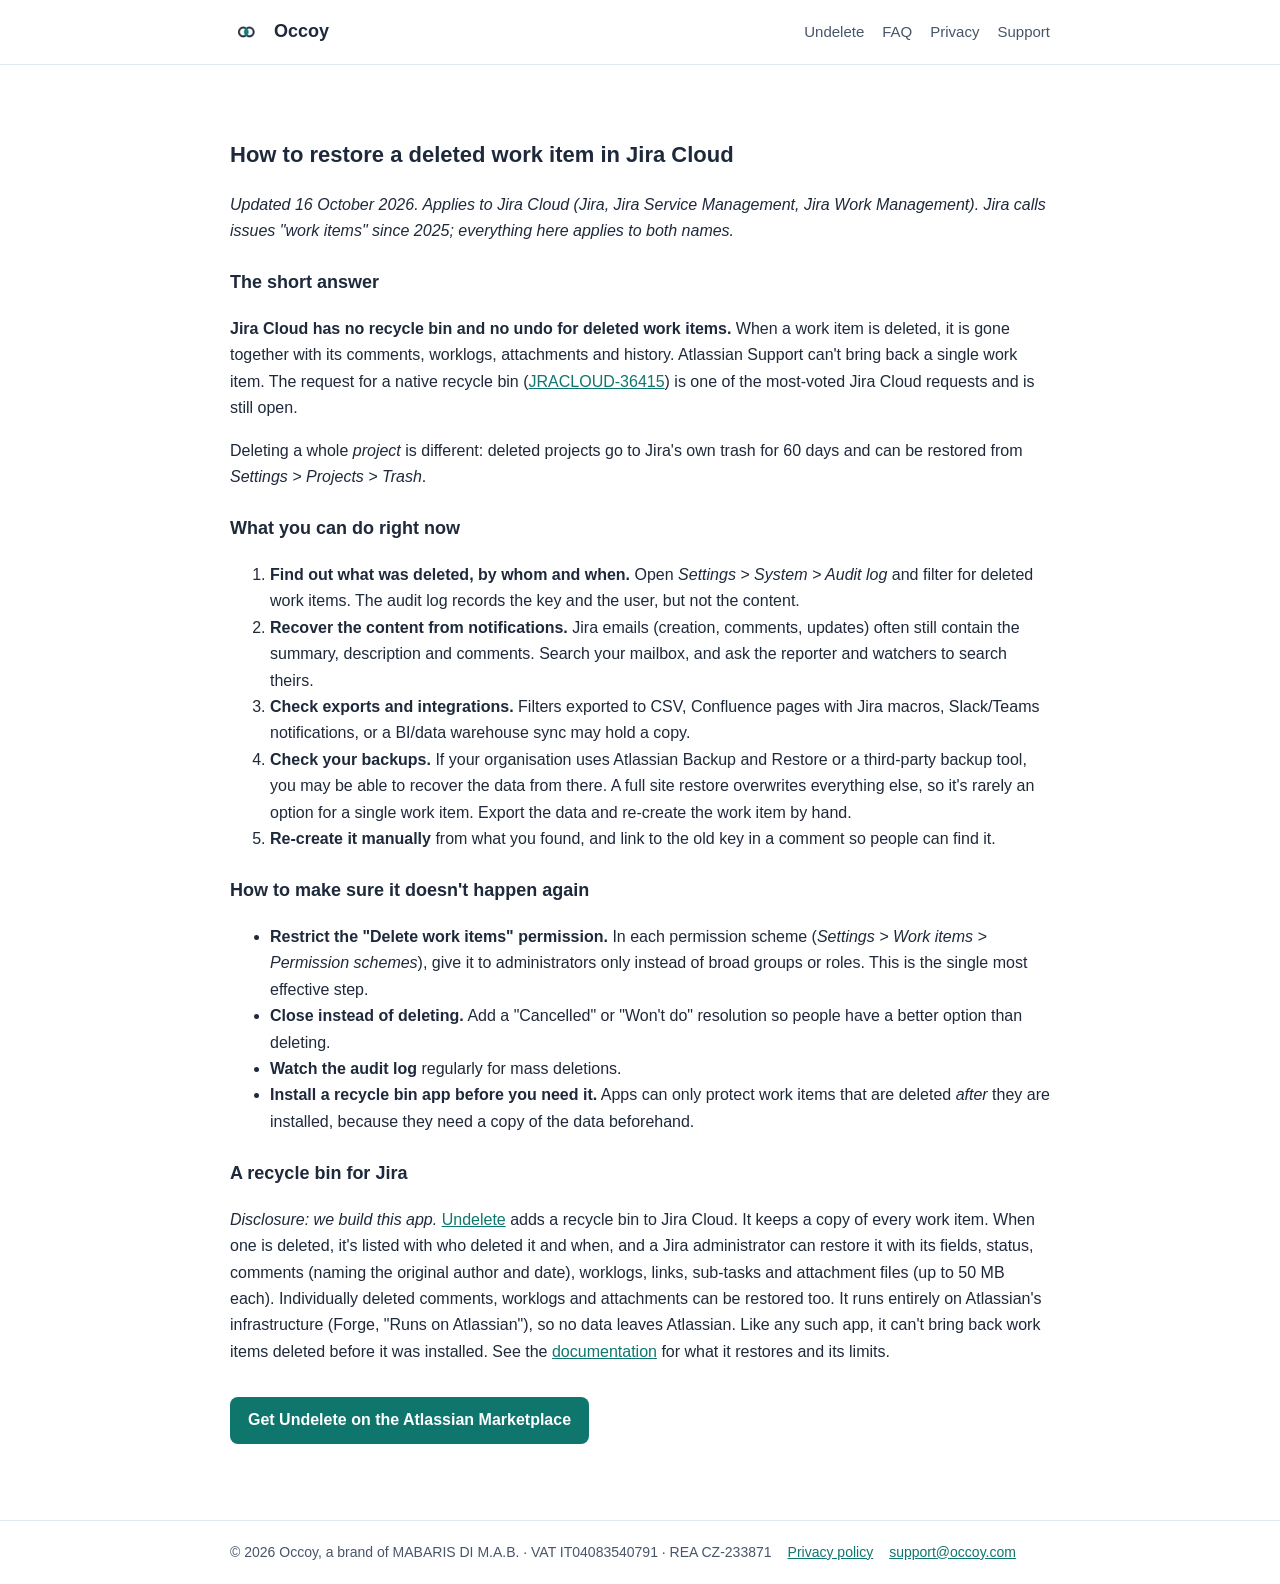
<file: undelete/restore-deleted-work-item.html>
<!doctype html>
<html lang="en"><head><meta charset="utf-8"><meta name="viewport" content="width=device-width,initial-scale=1">
<title>How to restore a deleted work item (issue) in Jira Cloud - 2026 guide</title><meta name="description" content="Jira Cloud has no undo for deleted work items (issues). What you can still recover (audit log, notifications, backups), how to prevent deletions, and how a recycle bin works."><link rel="stylesheet" href="../style.css"><link rel="icon" href="../logo-occoy-512.png"></head>
<body>
<header><div class="wrap bar"><img src="../logo-occoy-512.png" alt=""><b>Occoy</b>
<nav><a href="../undelete/">Undelete</a><a href="../undelete/faq.html">FAQ</a><a href="../undelete/privacy.html">Privacy</a><a href="mailto:support@occoy.com">Support</a></nav></div></header>

<main><div class="wrap">
<h2>How to restore a deleted work item in Jira Cloud</h2>
<p><i>Updated 16 October 2026. Applies to Jira Cloud (Jira, Jira Service Management, Jira Work Management). Jira calls issues "work items" since 2025; everything here applies to both names.</i></p>

<h3>The short answer</h3>
<p><b>Jira Cloud has no recycle bin and no undo for deleted work items.</b> When a work item is deleted, it is gone together with its comments, worklogs, attachments and history. Atlassian Support can't bring back a single work item. The request for a native recycle bin (<a href="https://jira.atlassian.com/browse/JRACLOUD-36415">JRACLOUD-36415</a>) is one of the most-voted Jira Cloud requests and is still open.</p>
<p>Deleting a whole <i>project</i> is different: deleted projects go to Jira's own trash for 60 days and can be restored from <i>Settings &gt; Projects &gt; Trash</i>.</p>

<h3>What you can do right now</h3>
<ol>
<li><b>Find out what was deleted, by whom and when.</b> Open <i>Settings &gt; System &gt; Audit log</i> and filter for deleted work items. The audit log records the key and the user, but not the content.</li>
<li><b>Recover the content from notifications.</b> Jira emails (creation, comments, updates) often still contain the summary, description and comments. Search your mailbox, and ask the reporter and watchers to search theirs.</li>
<li><b>Check exports and integrations.</b> Filters exported to CSV, Confluence pages with Jira macros, Slack/Teams notifications, or a BI/data warehouse sync may hold a copy.</li>
<li><b>Check your backups.</b> If your organisation uses Atlassian Backup and Restore or a third-party backup tool, you may be able to recover the data from there. A full site restore overwrites everything else, so it's rarely an option for a single work item. Export the data and re-create the work item by hand.</li>
<li><b>Re-create it manually</b> from what you found, and link to the old key in a comment so people can find it.</li>
</ol>

<h3>How to make sure it doesn't happen again</h3>
<ul>
<li><b>Restrict the "Delete work items" permission.</b> In each permission scheme (<i>Settings &gt; Work items &gt; Permission schemes</i>), give it to administrators only instead of broad groups or roles. This is the single most effective step.</li>
<li><b>Close instead of deleting.</b> Add a "Cancelled" or "Won't do" resolution so people have a better option than deleting.</li>
<li><b>Watch the audit log</b> regularly for mass deletions.</li>
<li><b>Install a recycle bin app before you need it.</b> Apps can only protect work items that are deleted <i>after</i> they are installed, because they need a copy of the data beforehand.</li>
</ul>

<h3>A recycle bin for Jira</h3>
<p><i>Disclosure: we build this app.</i> <a href="./">Undelete</a> adds a recycle bin to Jira Cloud. It keeps a copy of every work item. When one is deleted, it's listed with who deleted it and when, and a Jira administrator can restore it with its fields, status, comments (naming the original author and date), worklogs, links, sub-tasks and attachment files (up to 50 MB each). Individually deleted comments, worklogs and attachments can be restored too. It runs entirely on Atlassian's infrastructure (Forge, "Runs on Atlassian"), so no data leaves Atlassian. Like any such app, it can't bring back work items deleted before it was installed. See the <a href="./">documentation</a> for what it restores and its limits.</p>
<p><a class="btn" href="https://marketplace.atlassian.com/apps/3093750412/undelete-recycle-bin-for-jira">Get Undelete on the Atlassian Marketplace</a></p>
</div></main>
<footer><div class="wrap"><span>&copy; 2026 Occoy, a brand of MABARIS DI M.A.B. &middot; VAT IT04083540791 &middot; REA CZ-233871</span><a href="../undelete/privacy.html">Privacy policy</a><a href="mailto:support@occoy.com">support@occoy.com</a></div></footer>
</body></html>
</file>
<file: style.css>
:root {
  --ink: #1e293b;
  --muted: #475569;
  --line: #e2e8f0;
  --bg: #ffffff;
  --soft: #ecf6f5;
  --brand: #0f766e;
  --brand-ink: #ffffff;
}
@media (prefers-color-scheme: dark) {
  :root { --ink: #e2e8f0; --muted: #94a3b8; --line: #334155; --bg: #0f172a; --soft: #13232a; --brand: #2dd4bf; --brand-ink: #0f172a; }
}
* { box-sizing: border-box; }
body { margin: 0; font: 16px/1.65 -apple-system, "Segoe UI", Roboto, Helvetica, Arial, sans-serif; color: var(--ink); background: var(--bg); }
a { color: var(--brand); }
header { border-bottom: 1px solid var(--line); }
.wrap { max-width: 860px; margin: 0 auto; padding: 0 20px; }
.bar { display: flex; align-items: center; gap: 12px; height: 64px; }
.bar img { width: 32px; height: 32px; }
.bar b { font-size: 18px; }
.bar nav { margin-left: auto; display: flex; gap: 18px; font-size: 15px; }
.bar nav a { color: var(--muted); text-decoration: none; }
.bar nav a:hover { color: var(--ink); }
.hero { background: var(--soft); padding: 48px 0; border-bottom: 1px solid var(--line); }
.hero .wrap { display: flex; gap: 28px; align-items: center; }
.hero img { width: 112px; height: 112px; flex: none; }
.hero h1 { margin: 0 0 6px; font-size: 34px; line-height: 1.2; }
.hero p { margin: 0; color: var(--muted); font-size: 18px; }
main { padding: 36px 0 60px; }
h2 { margin-top: 36px; font-size: 22px; }
h3 { margin-top: 24px; font-size: 18px; }
.box { border: 1px solid var(--line); background: var(--soft); border-radius: 10px; padding: 2px 20px 6px; margin: 20px 0; }
.box h2 { margin-top: 16px; font-size: 19px; }
.shot { width: 100%; border: 1px solid var(--line); border-radius: 10px; margin: 16px 0; }
.btn { display: inline-block; background: var(--brand); color: var(--brand-ink); padding: 10px 18px; border-radius: 8px; text-decoration: none; font-weight: 600; margin-top: 16px; }
.card { border: 1px solid var(--line); border-radius: 10px; padding: 18px 20px; margin: 16px 0; display: flex; gap: 16px; align-items: center; }
.card img { width: 56px; height: 56px; }
.card p { margin: 2px 0 0; color: var(--muted); }
footer { border-top: 1px solid var(--line); color: var(--muted); font-size: 14px; padding: 20px 0; }
footer .wrap { display: flex; flex-wrap: wrap; gap: 16px; }
@media (max-width: 600px) {
  .hero .wrap { flex-direction: column; align-items: flex-start; }
  .hero img { width: 80px; height: 80px; }
  .hero h1 { font-size: 28px; }
  .bar nav { gap: 12px; }
}

/* Keep the dark logo mark visible on dark backgrounds. */
.bar img { background: #ffffff; border-radius: 50%; padding: 3px; }
</file>
